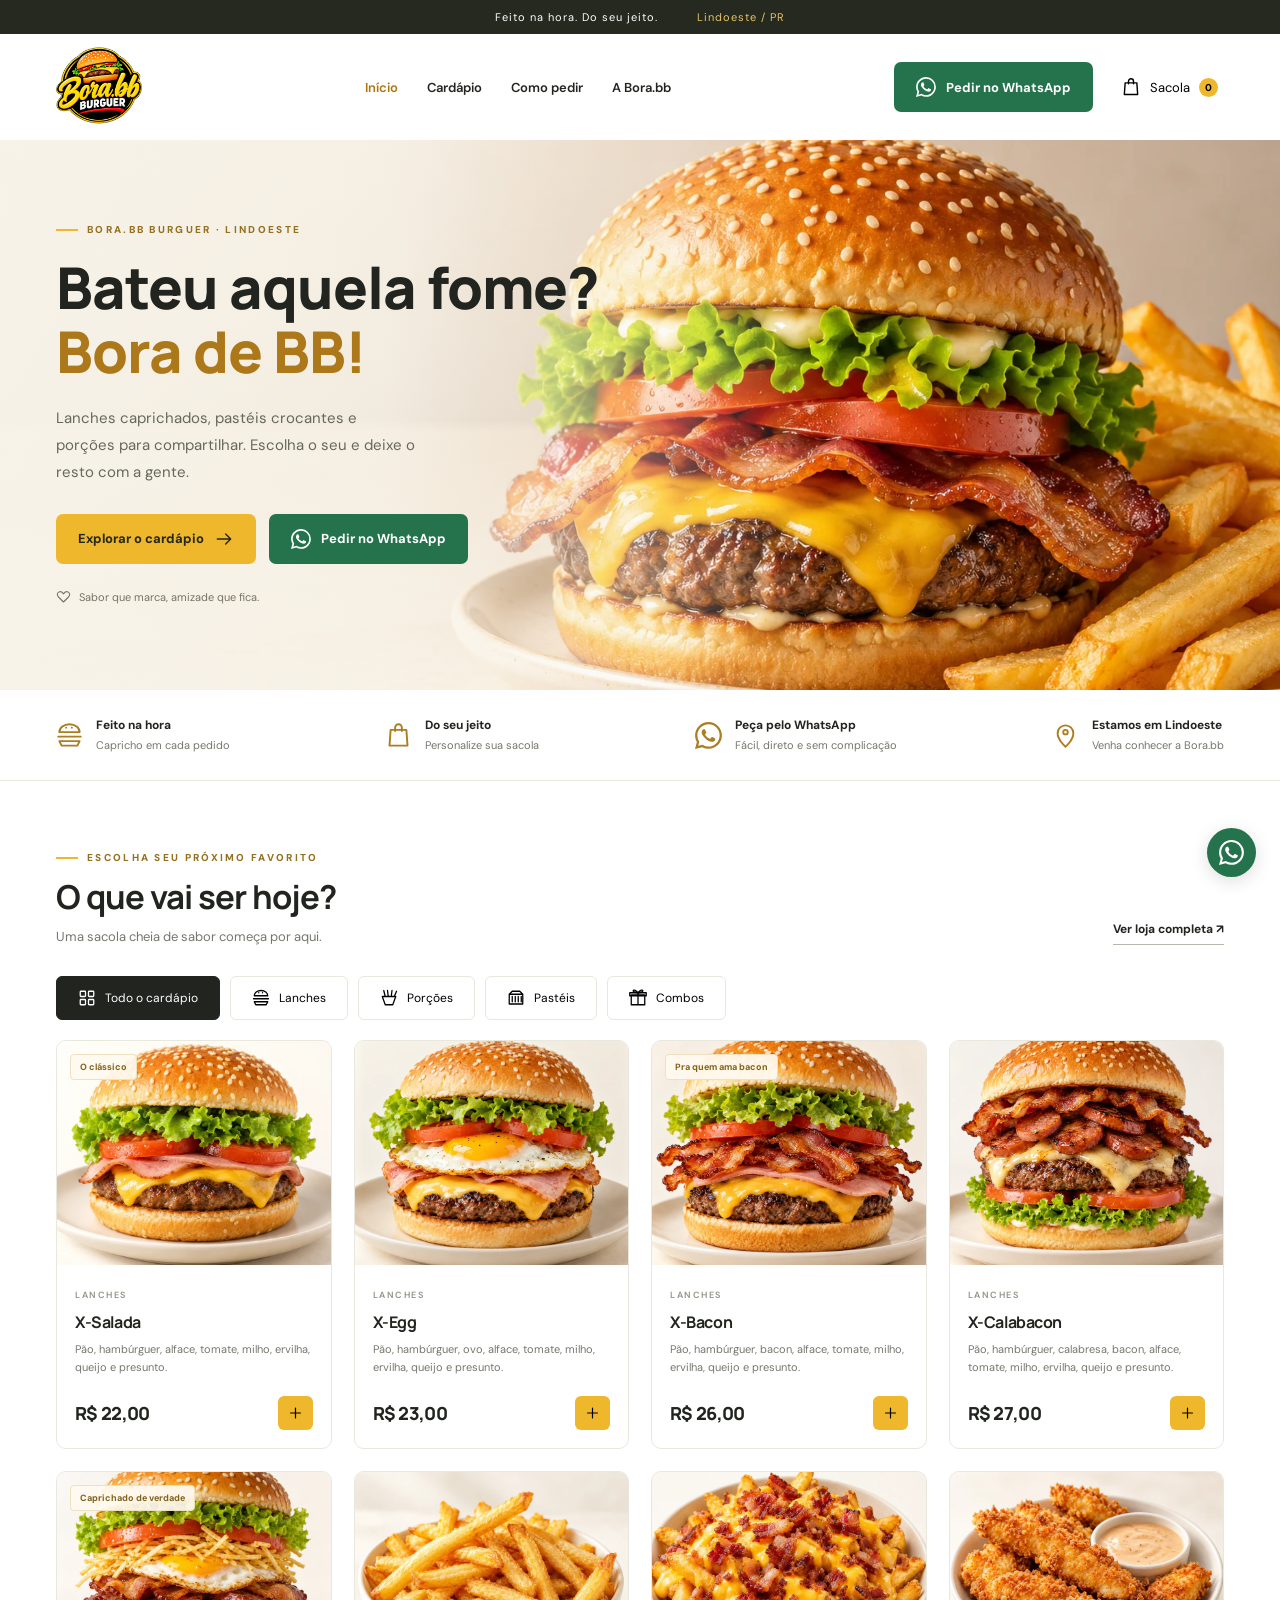
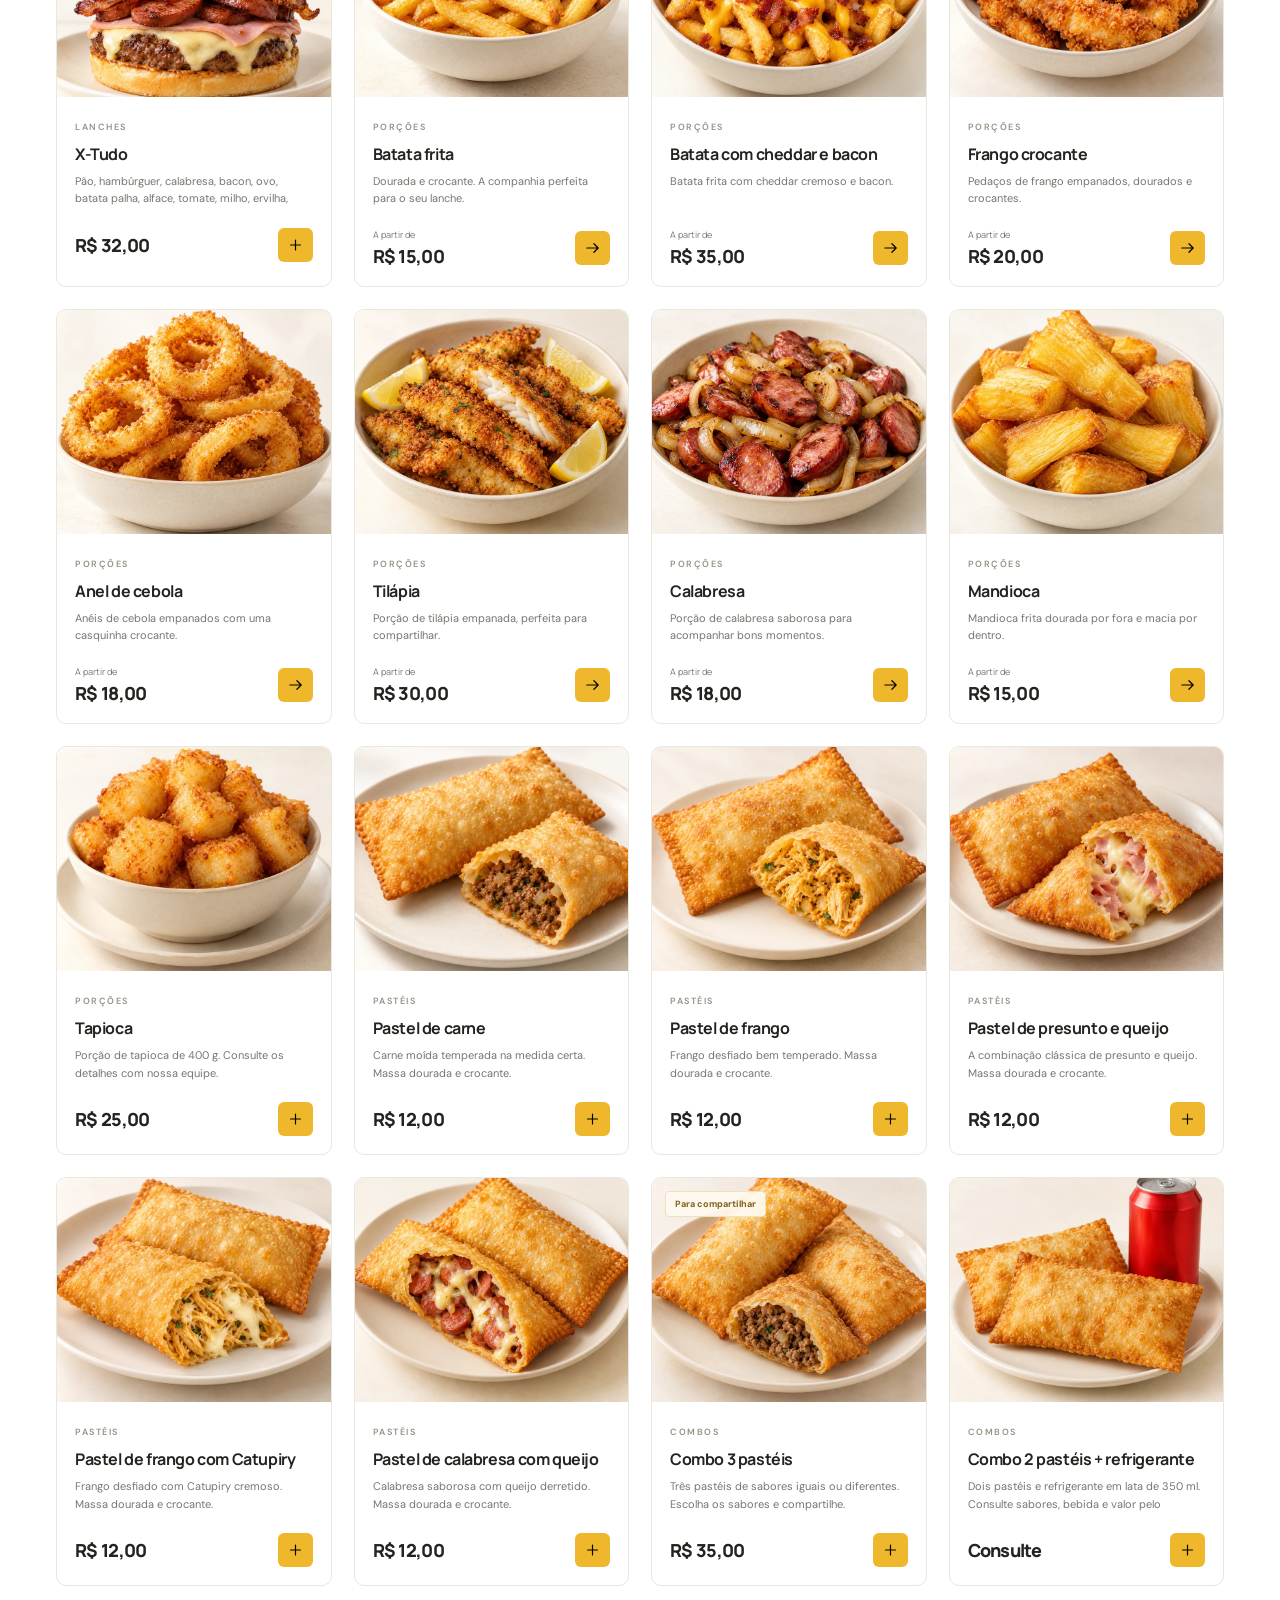
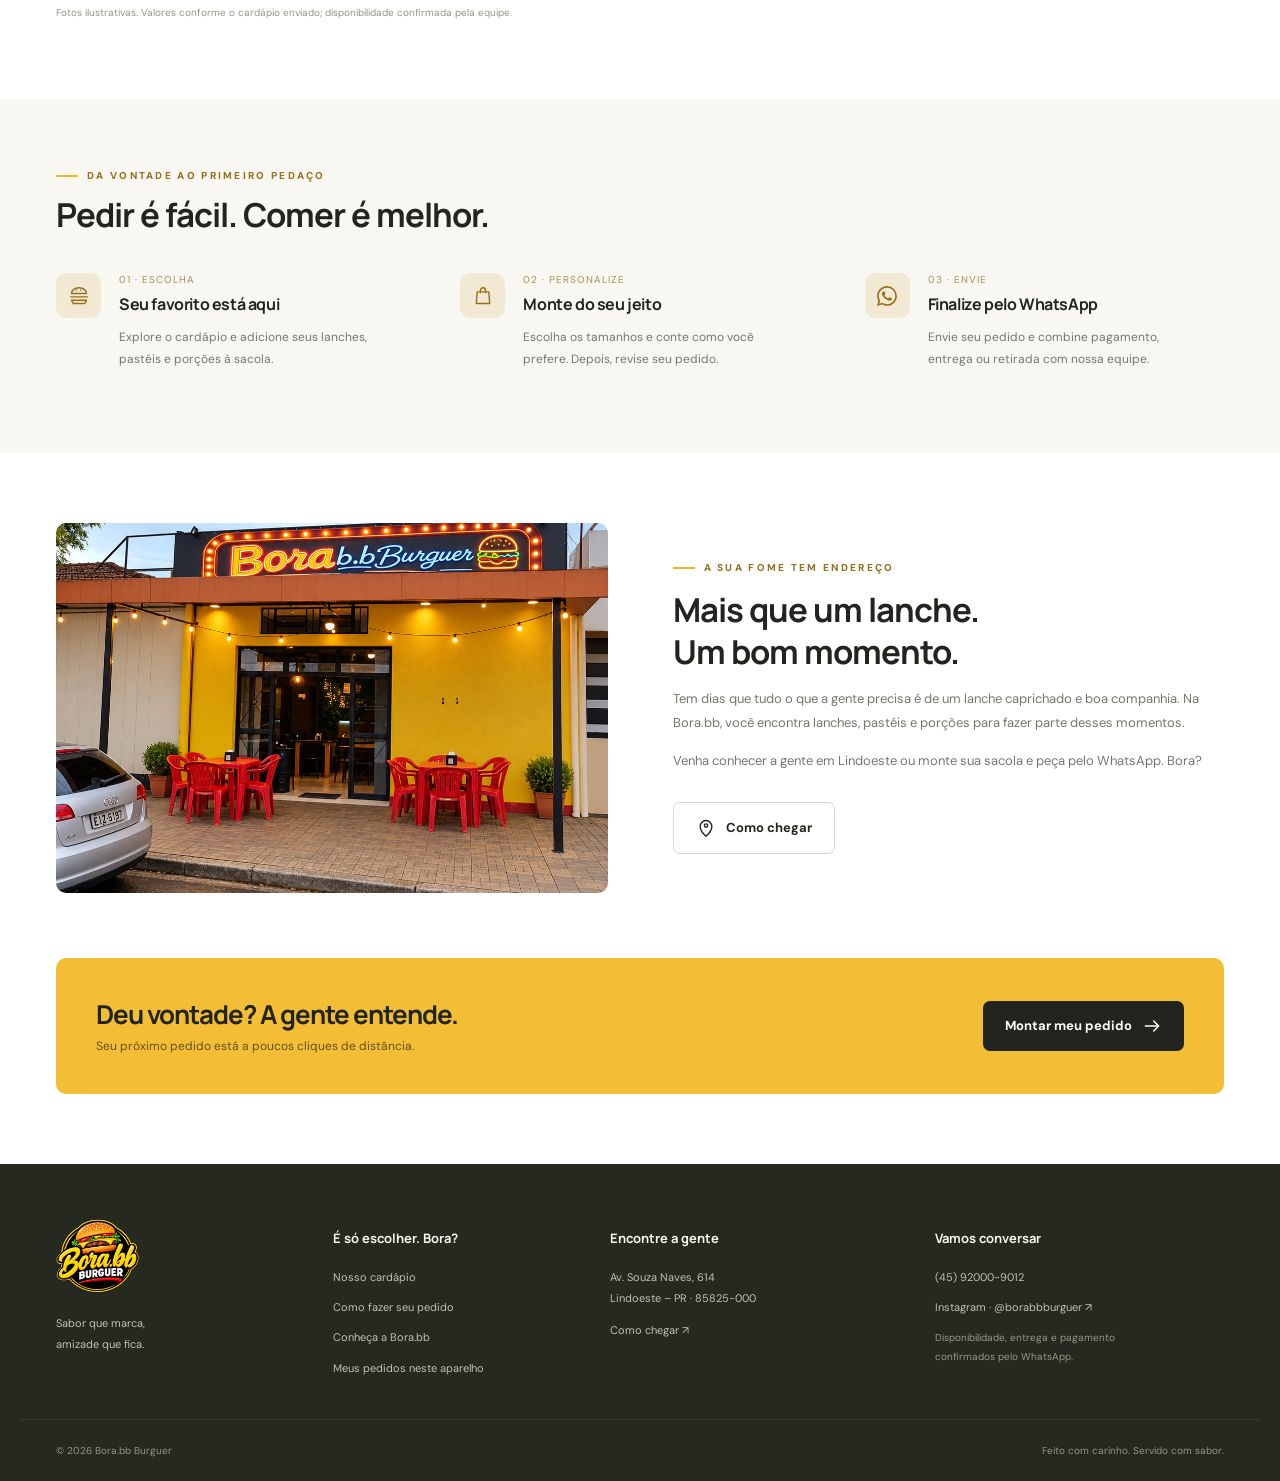
<file: index.html>
<!doctype html><html lang="pt-BR"><head><meta charset="utf-8"><meta name="viewport" content="width=device-width,initial-scale=1"><meta name="theme-color" content="#e7af21"><title>Bora.bb Burguer · Sabor que marca, amizade que fica</title><meta name="description" content="Escolha seus lanches, pastéis e porções na Bora.bb Burguer, em Lindoeste. Monte sua sacola e envie seu pedido pelo WhatsApp."><link rel="icon" href="assets/imagens/logo.png"><link rel="stylesheet" href="assets/style.css"></head><body><div class="topline">Feito na hora. Do seu jeito. <span>Lindoeste / PR</span></div><header><div class="nav wrap"><a class="brand" href="#/" aria-label="Bora.bb início"><img src="assets/imagens/logo.png" alt="Bora.bb Burguer"></a><nav aria-label="Menu principal"><a href="#/" data-nav="home">Início</a><a href="#/loja" data-nav="loja">Cardápio</a><a href="#/como-funciona">Como pedir</a><a href="#/sobre">A Bora.bb</a></nav><div class="nav-actions"><a class="btn green nav-wa" data-wa> <i data-icon="whatsapp"></i> Pedir no WhatsApp</a><button class="bag" onclick="openCart()" aria-label="Abrir sacola"><i data-icon="bag"></i><span class="bag-text">Sacola</span><b id="cart-count">0</b></button></div></div></header><main id="app"></main><footer><div class="wrap footgrid"><div><img class="footer-logo" src="assets/imagens/logo.png" alt="Bora.bb Burguer"><p>Sabor que marca,<br>amizade que fica.</p></div><div><h3>É só escolher. Bora?</h3><a href="#/loja">Nosso cardápio</a><a href="#/como-funciona">Como fazer seu pedido</a><a href="#/sobre">Conheça a Bora.bb</a><button class="text-button" onclick="showOrders()">Meus pedidos neste aparelho</button></div><div><h3>Encontre a gente</h3><p>Av. Souza Naves, 614<br>Lindoeste – PR · 85825-000</p><a href="https://www.google.com/maps/search/?api=1&query=Av.+Souza+Naves+614+Lindoeste+PR" target="_blank" rel="noopener">Como chegar ↗</a></div><div><h3>Vamos conversar</h3><a data-wa>(45) 92000-9012</a><a href="https://www.instagram.com/borabbburguer/" target="_blank" rel="noopener">Instagram · @borabbburguer ↗</a><p class="muted">Disponibilidade, entrega e pagamento<br>confirmados pelo WhatsApp.</p></div></div><div class="wrap footbottom"><span>© <span id="year"></span> Bora.bb Burguer</span><span>Feito com carinho. Servido com sabor.</span></div></footer><a class="float-wa" data-wa aria-label="Conversar no WhatsApp"><i data-icon="whatsapp"></i></a><div id="toast" role="status" aria-live="polite"></div><dialog id="cart-dialog" aria-labelledby="cart-title"><div id="cart-content"></div></dialog><dialog id="orders-dialog" aria-labelledby="orders-title"></dialog><script src="assets/catalogo.js"></script><script src="assets/app.js"></script></body></html>
</file>
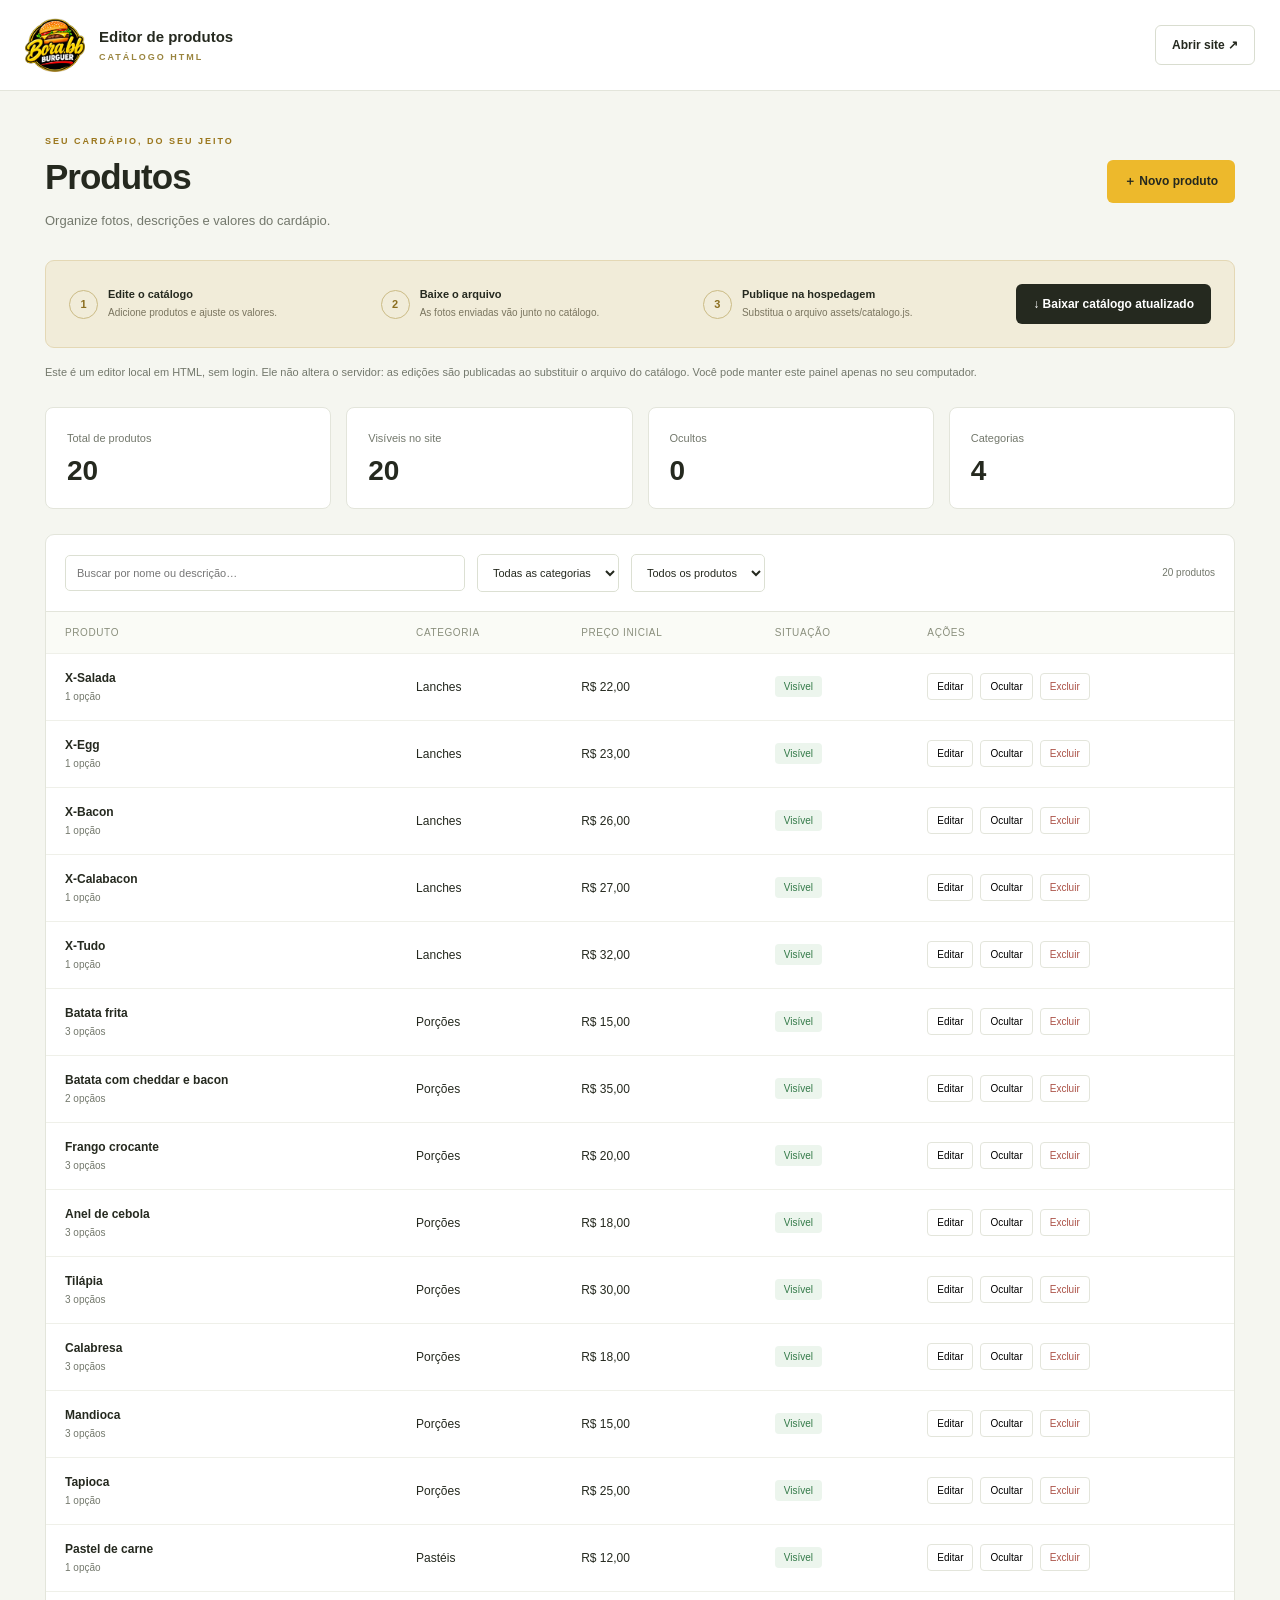
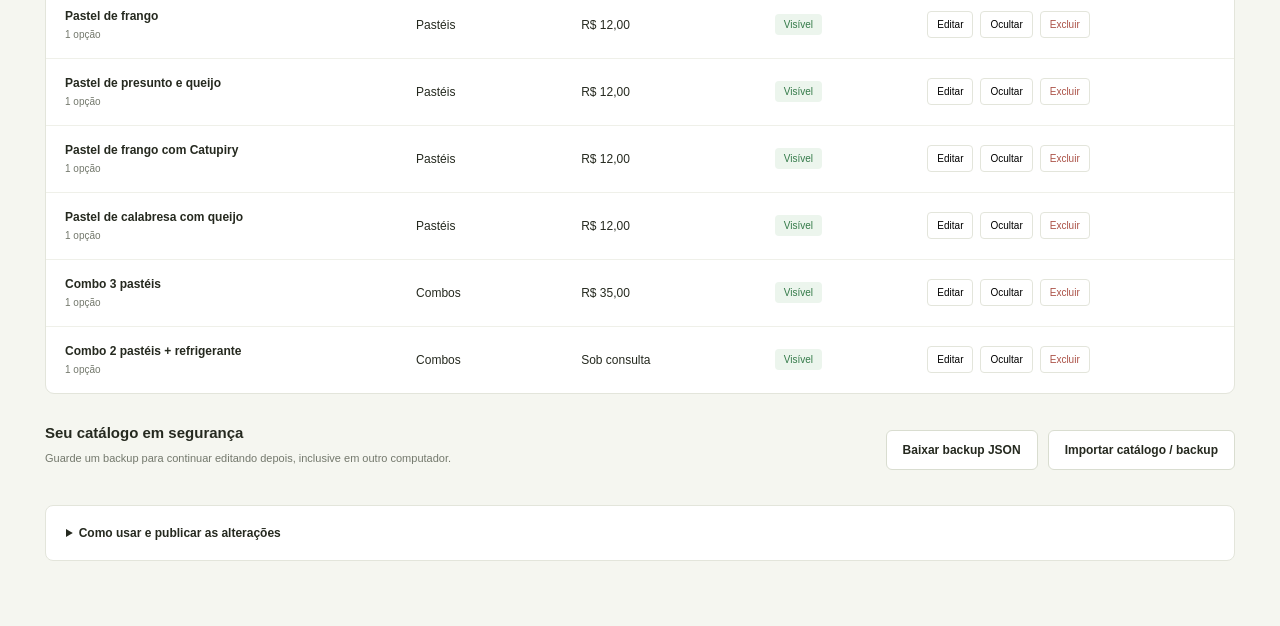
<file: admin.html>
<!doctype html><html lang="pt-BR"><head><meta charset="utf-8"><meta name="viewport" content="width=device-width,initial-scale=1"><title>Bora.bb · Editor de produtos</title><link rel="icon" href="assets/imagens/logo.png"><link rel="stylesheet" href="assets/admin.css"></head><body><header><a href="index.html" class="brand"><img src="assets/imagens/logo.png" alt="Bora.bb"><span>Editor de produtos<small>CATÁLOGO HTML</small></span></a><a class="button secondary" href="index.html" target="_blank" rel="noopener">Abrir site ↗</a></header><main><section class="heading"><div><span class="eyebrow">SEU CARDÁPIO, DO SEU JEITO</span><h1>Produtos</h1><p>Organize fotos, descrições e valores do cardápio.</p></div><button class="button primary" id="new-product">＋ Novo produto</button></section><section class="publish-box"><div class="step"><b>1</b><span><strong>Edite o catálogo</strong><small>Adicione produtos e ajuste os valores.</small></span></div><div class="step"><b>2</b><span><strong>Baixe o arquivo</strong><small>As fotos enviadas vão junto no catálogo.</small></span></div><div class="step"><b>3</b><span><strong>Publique na hospedagem</strong><small>Substitua o arquivo assets/catalogo.js.</small></span></div><button class="button dark" id="export-catalog">↓ Baixar catálogo atualizado</button></section><p class="editor-info">Este é um editor local em HTML, sem login. Ele não altera o servidor: as edições são publicadas ao substituir o arquivo do catálogo. Você pode manter este painel apenas no seu computador.</p><section class="stats"><div><span>Total de produtos</span><strong id="stat-total">0</strong></div><div><span>Visíveis no site</span><strong id="stat-active">0</strong></div><div><span>Ocultos</span><strong id="stat-hidden">0</strong></div><div><span>Categorias</span><strong id="stat-categories">0</strong></div></section><section class="catalog-panel"><div class="toolbar"><label><span class="sr-only">Buscar produto</span><input type="search" id="admin-search" placeholder="Buscar por nome ou descrição…"></label><label><span class="sr-only">Categoria</span><select id="admin-category"><option value="">Todas as categorias</option><option>Lanches</option><option>Porções</option><option>Pastéis</option><option>Combos</option></select></label><label><span class="sr-only">Visibilidade</span><select id="admin-status"><option value="">Todos os produtos</option><option value="active">Visíveis</option><option value="hidden">Ocultos</option></select></label><span id="results-count"></span></div><div class="table-scroll"><table><thead><tr><th>Produto</th><th>Categoria</th><th>Preço inicial</th><th>Situação</th><th>Ações</th></tr></thead><tbody id="product-list"></tbody></table></div><p id="empty-list" hidden>Nenhum produto encontrado. Ajuste os filtros ou cadastre um novo produto.</p></section><section class="backup-box"><div><h2>Seu catálogo em segurança</h2><p>Guarde um backup para continuar editando depois, inclusive em outro computador.</p><span id="draft-status" role="status"></span></div><div class="backup-actions"><button class="button secondary" id="export-backup">Baixar backup JSON</button><button class="button secondary" id="import-button">Importar catálogo / backup</button><input type="file" id="import-file" accept=".json,.js" hidden></div></section><details class="guide"><summary>Como usar e publicar as alterações</summary><ol><li>Abra <strong>admin.html</strong> no seu computador e clique em “Editar” ou “Novo produto”.</li><li>Preencha os dados, escolha a categoria, informe os tamanhos e preços, envie uma foto e clique em “Salvar produto”.</li><li>Quando terminar, clique em <strong>“Baixar catálogo atualizado”</strong>. Será baixado o arquivo <strong>catalogo.js</strong>.</li><li>Para testar no computador, substitua o arquivo <strong>assets/catalogo.js</strong> da pasta do site pelo arquivo baixado e reabra o site.</li><li>Para publicar, abra o Gerenciador de Arquivos do cPanel, entre em <strong>public_html/assets</strong> (ou na pasta assets onde está o site) e substitua <strong>catalogo.js</strong>.</li><li>Atualize o site com <strong>Ctrl + F5</strong>. Se usar cache da Cloudflare, limpe o cache desse arquivo.</li></ol><p>As novas fotos são incorporadas ao catálogo exportado. As imagens que já acompanham o site continuam em assets/imagens. Os rascunhos ficam neste navegador; baixe um backup para não depender deles. Este editor não é um painel com autenticação ou gravação no servidor.</p><p>Extras de pastéis (+ R$ 3,00), WhatsApp e textos gerais são configurações do site e continuam em assets/app.js e index.html.</p></details></main><dialog id="product-dialog" aria-labelledby="editor-title"><div class="dialog-top"><div><span class="eyebrow">CATÁLOGO BORA.BB</span><h2 id="editor-title">Editar produto</h2></div><button class="close" id="close-editor" aria-label="Fechar editor">×</button></div><form id="product-form"><div class="editor-grid"><div><label for="product-name">Nome do produto *</label><input id="product-name" maxlength="100" required placeholder="Ex.: X-Bacon"><div class="two-cols"><div><label for="product-category">Categoria *</label><select id="product-category"><option>Lanches</option><option>Porções</option><option>Pastéis</option><option>Combos</option></select></div><div><label for="product-active">Exibição no site</label><select id="product-active"><option value="true">Visível</option><option value="false">Oculto</option></select></div></div><label for="product-description">Descrição / ingredientes *</label><textarea id="product-description" required maxlength="1500" rows="4" placeholder="Conte o que vem no produto."></textarea><label for="product-badge">Selo no card (opcional)</label><input id="product-badge" maxlength="50" placeholder="Ex.: Novidade"><div class="variant-heading"><label>Tamanhos e preços *</label><button class="link-button" id="add-variant" type="button">＋ Adicionar opção</button></div><div id="variant-list"></div><p class="help">Use “Sob consulta” se o valor deve ser confirmado pelo WhatsApp. O primeiro tamanho aparece como preço inicial.</p></div><div><label>Foto do produto *</label><div id="photo-preview" class="photo-preview"><span>Envie uma foto do produto</span></div><label class="button secondary upload-button" for="product-photo">↑ Enviar / trocar foto</label><input type="file" id="product-photo" accept="image/jpeg,image/png,image/webp" hidden><p class="help">JPG, PNG ou WebP, até 12 MB. A foto será otimizada e incluída no catálogo.</p><label for="existing-photo">Ou use uma foto já incluída</label><select id="existing-photo"><option value="">Selecione uma foto</option></select><div class="photo-caption" id="photo-status"></div><div class="notice">Produtos ocultos continuam neste editor e não aparecem no site após a publicação do catálogo.</div></div></div><p id="form-error" role="alert" hidden></p><div class="dialog-bottom"><button type="button" class="button secondary" id="cancel-editor">Cancelar</button><button type="submit" class="button primary" id="save-product">Salvar produto</button></div></form></dialog><dialog id="confirm-dialog" aria-labelledby="confirm-title"><div class="confirm-content"><h2 id="confirm-title">Confirmar ação</h2><p id="confirm-message"></p><div><button class="button secondary" id="confirm-cancel">Cancelar</button><button class="button danger" id="confirm-ok">Confirmar</button></div></div></dialog><div id="admin-toast" role="status" aria-live="polite"></div><script src="assets/catalogo.js"></script><script src="assets/admin.js"></script></body></html>
</file>
<file: assets/style.css>
@import url('https://fonts.googleapis.com/css2?family=DM+Sans:wght@400;500;600;700&family=Manrope:wght@400;500;600;700;800&display=swap');
:root{--ink:#22251f;--muted:#75776e;--gold:#efb72c;--cream:#f8f7f2;--line:#e8e8df;--green:#24734c}*{box-sizing:border-box}html{scroll-behavior:smooth}body{margin:0;color:var(--ink);font:15px 'DM Sans',Arial,sans-serif;background:#fff}button,input,select,textarea{font:inherit}button,a,input,select,textarea{-webkit-tap-highlight-color:transparent}a{color:inherit;text-decoration:none;cursor:pointer}button{cursor:pointer}button:disabled{opacity:.45;cursor:not-allowed}button:focus-visible,a:focus-visible,input:focus-visible,select:focus-visible,textarea:focus-visible{outline:3px solid #ca8a04;outline-offset:4px}.wrap{max-width:1240px;margin:auto;padding:0 36px}.topline{background:#25291f;color:#fff;font-size:11px;letter-spacing:1px;text-align:center;padding:10px}.topline span{margin-left:35px;color:#e6c467}.nav{display:flex;align-items:center;justify-content:space-between;gap:24px;height:106px}.brand img{width:86px;height:86px;object-fit:contain}nav{display:flex;gap:29px;font-size:13px;font-weight:600}nav a:hover,nav a.active{color:#ad7610}.nav-actions{display:flex;align-items:center;gap:22px}.btn{display:inline-flex;align-items:center;justify-content:center;gap:10px;padding:15px 22px;border-radius:7px;border:0;background:var(--gold);color:#23271d;font-weight:700;font-size:13px;transition:transform .2s,background .2s}.btn:hover{transform:translateY(-2px);background:#e1aa23}.btn.green{background:var(--green);color:white}.btn.green:hover{background:#195d3b}.btn.outline{border:1px solid #d9d9cd;background:transparent}.btn.full{width:100%}svg{width:20px;height:20px;flex-shrink:0;vertical-align:middle;fill:none;stroke:currentColor;stroke-width:1.7;stroke-linecap:round;stroke-linejoin:round}.bag{background:none;border:0;display:flex;align-items:center;gap:9px;font-size:13px}.bag b{background:var(--gold);font-size:10px;min-width:19px;height:19px;border-radius:50%;display:grid;place-items:center}.hero{position:relative;min-height:550px;background:#f2eee4;overflow:hidden;display:flex;align-items:center}.hero>img{position:absolute;width:100%;height:100%;object-fit:cover;object-position:center}.hero:after{content:'';position:absolute;inset:0;background:linear-gradient(90deg,rgba(247,243,233,.96),rgba(247,243,233,.86) 30%,transparent 64%)}.hero .wrap{position:relative;z-index:1;width:100%;padding-top:70px;padding-bottom:70px}.eyebrow{text-transform:uppercase;font-size:10px;letter-spacing:2.3px;font-weight:800;color:#94701f;display:flex;align-items:center;gap:9px}.eyebrow:before{content:'';width:22px;height:2px;background:var(--gold)}h1,h2,h3,h4{font-family:'Manrope',Arial,sans-serif;margin:0;letter-spacing:-1px}h1{font-size:clamp(42px,4.5vw,65px);line-height:1.1;font-weight:800}.hero h1{margin:20px 0;max-width:570px}.hero h1 em{font-style:normal;color:#ad781a}.hero p{color:#67685d;line-height:1.8;max-width:360px;margin:22px 0 28px}.hero-actions{display:flex;gap:13px;align-items:center}.hero-note{font-size:11px;margin-top:23px;display:flex;align-items:center;gap:8px;color:#757463}.hero-note svg{width:15px}.perks{border-bottom:1px solid var(--line)}.perks .wrap{display:flex;justify-content:space-between;gap:20px;padding-top:27px;padding-bottom:27px}.perk{display:flex;align-items:center;gap:13px;font-size:12px}.perk svg{width:27px;height:27px;color:#ac7d21}.perk strong{display:block;margin-bottom:4px;font-weight:700}.perk small{color:var(--muted);font-size:11px}.section{padding:70px 0}.section-head{display:flex;justify-content:space-between;align-items:end;gap:24px;margin-bottom:28px}.section-head h2,h2{font-size:33px;line-height:1.25}.section-head .eyebrow{margin-bottom:12px}.section-head p{margin:11px 0 0;color:var(--muted);font-size:13px}.link-arrow{font-size:12px;font-weight:700;border-bottom:1px solid #b6b7aa;padding-bottom:7px}.category-strip{display:flex;gap:10px;overflow:auto;padding:3px 0 20px}.chip{padding:11px 21px;border:1px solid var(--line);border-radius:6px;background:white;white-space:nowrap;display:flex;align-items:center;gap:9px;font-size:12px}.chip.active,.chip:hover{background:var(--ink);color:white;border-color:var(--ink)}.chip svg{width:18px}.product-grid{display:grid;grid-template-columns:repeat(4,minmax(0,1fr));gap:22px}.card{border:1px solid var(--line);border-radius:10px;overflow:hidden;transition:transform .2s,box-shadow .2s;background:#fff;min-width:0}.card:hover{transform:translateY(-4px);box-shadow:0 10px 30px #25291f0c}.product-image{position:relative;aspect-ratio:1.22;background:#f6f5ef;display:block;overflow:hidden}.product-image img{width:100%;height:100%;object-fit:cover;transition:transform .3s}.card:hover img{transform:scale(1.04)}.badge{position:absolute;top:13px;left:13px;padding:6px 9px;background:#fffaf0eb;border:1px solid #eee1bd;border-radius:4px;font-size:9px;font-weight:700;color:#80611a}.card-body{padding:18px}.small-cat{text-transform:uppercase;font-size:9px;letter-spacing:1.5px;color:#929487;font-weight:600}.card h3{font-size:16px;letter-spacing:-.4px;margin:8px 0}.card p{font-size:11px;line-height:1.6;color:var(--muted);margin:0;height:36px;overflow:hidden}.card-bottom{display:flex;align-items:center;justify-content:space-between;margin-top:19px;gap:8px}.price{font-size:18px;font-weight:800;font-family:'Manrope',Arial,sans-serif;letter-spacing:-.7px}.price small{display:block;font-size:9px;color:var(--muted);font-weight:400;letter-spacing:0;margin-bottom:3px}.add-mini{height:34px;min-width:34px;padding:6px 9px;background:var(--gold);border:0;border-radius:6px;display:grid;place-items:center}.add-mini svg{width:17px}.image-note{font-size:10px;color:#949589;margin-top:20px}.how-section{background:var(--cream)}.how-grid{display:grid;grid-template-columns:repeat(3,1fr);gap:45px;margin-top:38px}.how-item{position:relative;padding-left:63px}.how-icon{position:absolute;left:0;top:0;background:#f1e9d3;color:#9a701b;width:45px;height:45px;border-radius:10px;display:grid;place-items:center}.how-item h3{font-size:16px;letter-spacing:-.4px}.how-item p{font-size:12px;line-height:1.8;color:var(--muted);max-width:260px}.how-num{display:block;font-size:10px;color:#ab8f53;margin-bottom:7px;letter-spacing:1px}.story{display:grid;grid-template-columns:1fr 1fr;align-items:center;gap:65px}.story img{width:100%;height:370px;object-fit:cover;object-position:50% 60%;border-radius:10px}.story h2{margin:15px 0}.story p{color:var(--muted);font-size:13px;line-height:1.9}.story .btn{margin-top:15px}.cta-banner{padding:40px;background:#f3bd35;border-radius:10px;display:flex;justify-content:space-between;align-items:center;gap:24px;margin-top:65px}.cta-banner h2{font-size:26px}.cta-banner p{margin:8px 0 0;font-size:12px;color:#63501e}.cta-banner .btn{background:var(--ink);color:#fff}footer{background:#25291f;color:#f7f7ef;padding-top:50px}.footgrid{display:grid;grid-template-columns:1fr 1fr 1.2fr 1.2fr;gap:36px}.footer-logo{width:83px;height:83px;object-fit:contain}.footgrid h3{font-size:13px;letter-spacing:0;margin:15px 0 20px}.footgrid p,.footgrid a,.text-button{font-size:11px;line-height:1.9;color:#bfc2b5}.footgrid a{display:block;margin-bottom:9px}.text-button{border:0;background:transparent;padding:0;text-align:left}.footgrid .muted{font-size:10px;color:#94998a}.footbottom{display:flex;justify-content:space-between;padding-top:24px;padding-bottom:24px;border-top:1px solid #ffffff16;margin-top:40px;color:#929887;font-size:10px}.float-wa{position:fixed;bottom:23px;right:24px;z-index:5;background:var(--green);color:white;width:49px;height:49px;border-radius:50%;display:grid;place-items:center;box-shadow:0 4px 18px #0002}.float-wa svg{width:25px;height:25px}.page-title{background:var(--cream);padding:35px 0 40px}.breadcrumb{font-size:11px;color:var(--muted);margin-bottom:19px}.breadcrumb a:hover{text-decoration:underline}.page-title h1{font-size:39px}.page-title p{font-size:13px;color:var(--muted)}.shop-layout{display:grid;grid-template-columns:220px 1fr;gap:30px;padding-top:36px;padding-bottom:70px}.filters{border:1px solid var(--line);border-radius:8px;padding:20px;height:fit-content}.filters h3{font-size:14px;letter-spacing:0;margin:0 0 16px}.filters h4{font-size:11px;letter-spacing:0;margin:24px 0 12px}.filters button{display:flex;justify-content:space-between;background:none;border:0;font-size:12px;color:var(--muted);padding:10px 0;width:100%;text-align:left}.filters button.selected{color:#9d7013;font-weight:bold}.filters button span{font-size:10px;background:var(--cream);padding:3px 5px;border-radius:3px}.field{display:block;width:100%;border:1px solid #dcded4;border-radius:6px;padding:12px;background:white;font-size:12px;color:var(--ink)}.search-wrap{position:relative}.search-wrap input{padding-left:35px}.search-wrap svg{position:absolute;left:10px;top:12px;width:16px;color:#87897d}.range-row{display:flex;gap:8px}.range-row label{font-size:10px;color:var(--muted);width:50%}.range-row input{margin-top:6px;padding:9px;width:100%}.shop-toolbar{display:flex;justify-content:space-between;align-items:center;margin-bottom:20px;gap:15px}.shop-toolbar p{font-size:12px;color:var(--muted)}.shop-toolbar select{width:180px}.shop-layout .product-grid{grid-template-columns:repeat(3,minmax(0,1fr))}.empty{padding:60px 20px;text-align:center;background:var(--cream);border-radius:8px;grid-column:1/-1}.empty h3{font-size:19px;margin-bottom:12px}.empty p{font-size:13px;color:var(--muted)}.detail{padding-top:30px;padding-bottom:60px}.detail-main{display:grid;grid-template-columns:1fr 1fr;gap:65px;margin-top:25px}.detail-photo{width:100%;aspect-ratio:1;object-fit:cover;border-radius:12px;background:var(--cream)}.detail-info{padding:20px 0}.detail-info h1{font-size:38px;margin:15px 0}.detail-info>p{color:var(--muted);line-height:1.9;font-size:13px}.detail-info .price{font-size:30px;margin:24px 0}.detail-info label,.checkout label{display:block;font-size:12px;font-weight:600;margin:17px 0 8px}.variants{display:flex;gap:8px;flex-wrap:wrap}.variants button{background:white;border:1px solid var(--line);padding:12px 17px;border-radius:6px;font-size:12px}.variants button.active{border-color:#b98719;background:#fff9e9}.extra-label{display:flex!important;align-items:center;gap:9px;font-size:12px!important;font-weight:400!important}.extra-label input{accent-color:#b98719}.detail-actions{display:flex;gap:12px;margin:22px 0 12px}.quantity{display:flex;border:1px solid var(--line);border-radius:6px;align-items:center;flex-shrink:0}.quantity button{background:none;border:0;padding:11px 13px;font-size:18px}.quantity span{min-width:23px;text-align:center;font-size:13px}.detail-actions .btn{flex:1}.small-note{font-size:11px!important;color:var(--muted);line-height:1.7}.delivery-note{border-top:1px solid var(--line);margin-top:25px;padding-top:20px;font-size:11px;color:var(--muted);display:flex;gap:9px;align-items:center}.delivery-note svg{color:#9b741f}dialog{border:0;padding:0;border-radius:12px;width:min(550px,calc(100% - 24px));max-height:90vh;color:var(--ink);box-shadow:0 20px 70px #0003}dialog::backdrop{background:#19201680;backdrop-filter:blur(3px)}.dialog-head{padding:22px 25px;border-bottom:1px solid var(--line);display:flex;align-items:center;justify-content:space-between;position:sticky;top:0;background:white;z-index:2}.dialog-head h2{font-size:22px}.close{border:0;background:var(--cream);border-radius:50%;width:32px;height:32px;font-size:22px}.dialog-body{padding:20px 25px}.cart-row{display:grid;grid-template-columns:60px 1fr auto;gap:12px;padding:16px 0;border-bottom:1px solid var(--line);align-items:start}.cart-row img{width:60px;height:60px;object-fit:cover;border-radius:6px}.cart-row h3{font-size:13px;letter-spacing:0;margin:0 0 4px}.cart-row p{font-size:10px;color:var(--muted);margin:4px 0;overflow-wrap:anywhere}.cart-row .quantity{display:inline-flex;margin-top:8px}.cart-row .quantity button{padding:3px 10px}.cart-row .remove{border:0;background:none;color:#94632f;font-size:10px;padding:6px 0;display:block;margin-left:auto}.cart-row strong{font-size:12px}.totals{display:flex;justify-content:space-between;margin:22px 0 9px;font-weight:700}.checkout{padding-top:10px}.checkout textarea{resize:vertical;min-height:65px}.checkout input[type=radio]{accent-color:var(--green)}.delivery-options{display:flex;gap:25px}.delivery-options label{font-weight:400}.checkout .btn{margin-top:22px}.checkout .small-note{font-size:10px!important}.success{background:#eef5ed;padding:23px;border-radius:8px}.success h3{font-size:20px;margin-bottom:10px}.success p{font-size:12px;line-height:1.8}.success .btn{margin-top:15px}.order-card{padding:15px 0;border-bottom:1px solid var(--line)}.order-card p{font-size:12px;line-height:1.8;white-space:pre-wrap}.order-card h3{font-size:15px;letter-spacing:0}#toast{position:fixed;bottom:30px;left:50%;transform:translate(-50%,25px);background:#25291f;color:white;padding:15px 24px;border-radius:8px;z-index:20;font-size:13px;opacity:0;pointer-events:none;transition:.2s;max-width:80vw}#toast.visible{opacity:1;transform:translate(-50%,0)}.callout{padding:18px 20px;background:#fff9e9;border:1px solid #eee2bd;border-radius:6px;font-size:12px;line-height:1.7}.how-page{padding:60px 0 80px}.how-page .how-grid{margin-bottom:40px}body.modal-open{overflow:hidden}
@media(min-width:1500px){.hero{min-height:600px}.hero>img{object-position:center 56%}}
@media(max-width:1000px){nav{gap:18px}.nav-wa{font-size:0;padding:13px}.nav-wa svg{width:21px}.nav-actions{gap:13px}.product-grid{grid-template-columns:repeat(3,minmax(0,1fr))}.shop-layout .product-grid{grid-template-columns:repeat(2,minmax(0,1fr))}.hero h1{font-size:51px;max-width:450px}.footgrid{grid-template-columns:1fr 1fr}.story{gap:30px}.detail-main{gap:30px}}
@media(max-width:680px){.wrap{padding-left:20px;padding-right:20px}.topline{font-size:9px;padding:8px}.topline span{margin-left:15px}.nav{height:88px;gap:12px;flex-wrap:wrap;justify-content:space-between;padding-bottom:0}.brand img{width:61px;height:61px}nav{order:3;width:100%;justify-content:space-around;font-size:11px;gap:10px;padding-bottom:12px}.nav{height:112px}.nav-actions{gap:9px}.nav-wa{font-size:10px;padding:10px 12px}.nav-wa svg{width:16px}.bag-text{display:none}.bag{gap:5px}.hero{min-height:560px;align-items:flex-start}.hero>img{height:100%;object-position:66% bottom}.hero:after{background:linear-gradient(180deg,rgba(247,243,233,.98),rgba(247,243,233,.88) 35%,rgba(247,243,233,0) 70%)}.hero .wrap{padding-top:36px;padding-bottom:235px}.hero h1{font-size:41px;max-width:350px;margin:15px 0}.hero p{font-size:12px;max-width:290px;line-height:1.7;margin:15px 0 20px}.hero-actions{gap:9px}.hero-actions .btn{padding:13px;font-size:11px}.hero-note{margin-top:15px;font-size:9px}.eyebrow{font-size:9px}.perks .wrap{display:grid;grid-template-columns:1fr 1fr;padding-top:20px;padding-bottom:20px;gap:20px 13px}.perk{gap:9px}.perk strong{font-size:10px}.perk small{font-size:9px}.perk svg{width:22px}.section{padding:42px 0}.section-head{gap:12px;align-items:center}.section-head h2,h2{font-size:25px}.section-head p{font-size:11px}.link-arrow{font-size:10px;white-space:nowrap}.product-grid,.shop-layout .product-grid{grid-template-columns:repeat(2,minmax(0,1fr));gap:12px}.category-strip{gap:8px}.chip{font-size:11px;padding:10px 13px}.card-body{padding:12px}.card h3{font-size:14px}.card p{font-size:10px;height:32px}.price{font-size:16px}.card-bottom{margin-top:14px}.badge{font-size:8px;padding:5px;top:8px;left:8px}.product-image{aspect-ratio:1}.how-grid{grid-template-columns:1fr;gap:25px}.how-item{min-height:70px}.how-item p{max-width:none}.how-item h3{font-size:15px}.story{grid-template-columns:1fr;gap:27px}.story img{height:280px}.cta-banner{margin-top:40px;padding:27px 23px;align-items:start;flex-direction:column}.cta-banner h2{font-size:23px}.footgrid{gap:25px 20px}.footgrid h3{font-size:12px}.footgrid p,.footgrid a,.text-button{font-size:10px}.footbottom{gap:15px;line-height:1.7}.footbottom span:last-child{max-width:130px;text-align:right}.shop-layout{display:block;padding-top:24px}.filters{margin-bottom:25px;padding:15px}.filters h3{display:none}.filters h4{margin:17px 0 8px}.filters #category-filters{display:flex;overflow:auto;gap:16px}.filters button{width:auto;white-space:nowrap;gap:7px}.range-row{max-width:350px}.shop-toolbar select{width:155px;font-size:11px}.shop-toolbar p{font-size:10px}.page-title{padding:25px 0}.page-title h1{font-size:31px}.detail-main{grid-template-columns:1fr;gap:5px}.detail-info h1{font-size:30px}.detail-info{padding-top:20px}.detail-photo{max-height:430px}.detail-actions .btn{font-size:12px;padding:13px}.float-wa{width:44px;height:44px;bottom:16px;right:16px}.dialog-body{padding:15px 19px}.dialog-head{padding:18px 19px}.cart-row{grid-template-columns:50px 1fr auto;gap:9px}.cart-row img{width:50px;height:50px}.how-page{padding:35px 0 50px}}
@media(prefers-reduced-motion:reduce){*,*:before,*:after{scroll-behavior:auto!important;transition:none!important}}

/* O símbolo de marca é preenchido: não aplicar os traços dos ícones de interface. */
svg.whatsapp-icon,svg.whatsapp-icon path{fill:currentColor;stroke:none;stroke-width:0}

[hidden]{display:none!important}
</file>
<file: assets/admin.css>
:root{--ink:#25291f;--line:#e3e5db;--muted:#73786c;--gold:#edb92c;--cream:#f5f6f0;--green:#23734c}*{box-sizing:border-box}body{margin:0;background:var(--cream);color:var(--ink);font:14px Arial,sans-serif}button,input,select,textarea{font:inherit}button,a{cursor:pointer}a{text-decoration:none;color:inherit}button:focus-visible,a:focus-visible,input:focus-visible,select:focus-visible,textarea:focus-visible{outline:3px solid #b3831b;outline-offset:3px}header{display:flex;justify-content:space-between;align-items:center;padding:15px max(25px,calc((100vw - 1240px)/2));background:#fff;border-bottom:1px solid var(--line);gap:20px}.brand{display:flex;align-items:center;gap:14px;font-size:15px;font-weight:bold}.brand img{width:60px;height:60px;object-fit:contain}.brand small{display:block;font-size:9px;letter-spacing:2px;color:#9a853f;margin-top:7px}main{max-width:1240px;margin:auto;padding:40px 25px 65px}.heading{display:flex;justify-content:space-between;align-items:center;gap:20px;margin-bottom:28px}.eyebrow{font-size:9px;letter-spacing:2px;color:#9b771d;font-weight:bold}h1{font-size:35px;letter-spacing:-1px;margin:10px 0}h2{font-size:18px;margin:0}p{color:var(--muted);line-height:1.7}.heading p{margin-bottom:0;font-size:13px}.button{border:1px solid transparent;border-radius:6px;display:inline-flex;align-items:center;justify-content:center;gap:7px;padding:12px 16px;font-size:12px;font-weight:bold;white-space:nowrap}.primary{background:var(--gold);color:var(--ink)}.secondary{background:#fff;border-color:#d9ddd0;color:var(--ink)}.dark{background:var(--ink);color:#fff}.danger{background:#9c3930;color:#fff}.button:hover{filter:brightness(.96)}.publish-box{padding:23px;background:#f1ecd9;border:1px solid #e4d8b5;border-radius:9px;display:flex;gap:24px;align-items:center;justify-content:space-between}.step{display:flex;gap:10px;align-items:center}.step b{width:29px;height:29px;display:grid;place-items:center;border:1px solid #cbbb85;border-radius:50%;font-size:11px;color:#8b6e20;flex-shrink:0}.step strong{font-size:11px;display:block;margin-bottom:5px}.step small{font-size:10px;color:#7a755f;line-height:1.5;display:block}.editor-info{font-size:11px;margin:15px 0 25px}.stats{display:grid;grid-template-columns:repeat(4,1fr);gap:15px;margin-bottom:25px}.stats>div{background:#fff;border:1px solid var(--line);border-radius:8px;padding:21px}.stats span{color:var(--muted);font-size:11px}.stats strong{display:block;font-size:28px;margin-top:10px}.catalog-panel{background:white;border:1px solid var(--line);border-radius:9px;overflow:hidden}.toolbar{display:flex;align-items:center;gap:12px;padding:19px;border-bottom:1px solid var(--line)}.toolbar label:first-child{flex:1}.toolbar label{max-width:400px}.toolbar input,.toolbar select{font-size:11px}.toolbar>span{margin-left:auto;font-size:10px;color:var(--muted);white-space:nowrap}input,select,textarea{width:100%;border:1px solid #dce0d3;border-radius:5px;padding:11px;background:#fff;color:var(--ink)}textarea{resize:vertical}.table-scroll{overflow:auto}table{border-collapse:collapse;width:100%;font-size:12px}th{text-align:left;background:#fafbf6;font-size:10px;letter-spacing:.6px;color:#8a8f7d;text-transform:uppercase;padding:15px 19px;font-weight:normal}td{padding:17px 19px;border-top:1px solid #eff0e9}td strong{display:block;margin-bottom:4px;font-size:12px}td small{color:var(--muted);font-size:10px}.status{display:inline-block;padding:5px 9px;background:#ecf5ed;border-radius:4px;color:#347a49;font-size:10px}.status.hidden{background:#f2f2ed;color:#808473}.row-actions{display:flex;gap:7px;align-items:center}.row-actions button{border:1px solid var(--line);border-radius:4px;background:white;padding:7px 9px;font-size:10px;white-space:nowrap}.row-actions .delete{color:#ab5146}.backup-box{display:flex;justify-content:space-between;align-items:center;gap:25px;margin:30px 0}.backup-box h2{font-size:15px}.backup-box p{font-size:11px;margin:8px 0}.backup-actions{display:flex;gap:10px}#draft-status{font-size:10px;color:#778066}.guide{background:#fff;border:1px solid var(--line);padding:20px;border-radius:8px}.guide summary{font-weight:bold;font-size:12px;cursor:pointer}.guide li,.guide p{font-size:12px;line-height:1.8;color:var(--muted)}#empty-list{padding:30px;text-align:center;font-size:12px}.sr-only{position:absolute;width:1px;height:1px;padding:0;overflow:hidden;clip:rect(0,0,0,0);white-space:nowrap;border:0}dialog{border:0;padding:0;border-radius:12px;width:min(850px,calc(100% - 24px));max-height:92vh;color:var(--ink);box-shadow:0 20px 70px #0003}dialog::backdrop{background:#1e291b90;backdrop-filter:blur(2px)}.dialog-top{display:flex;align-items:center;justify-content:space-between;padding:23px 27px;border-bottom:1px solid var(--line);background:white;position:sticky;top:0;z-index:2}.dialog-top h2{margin-top:9px;font-size:23px}.close{border:0;border-radius:50%;background:var(--cream);width:32px;height:32px;font-size:22px}.editor-grid{display:grid;grid-template-columns:1.3fr 1fr;gap:30px;padding:23px 27px}.editor-grid label{display:block;font-size:11px;font-weight:bold;margin:14px 0 8px}.editor-grid>div>label:first-child{margin-top:0}.two-cols{display:grid;grid-template-columns:1fr 1fr;gap:13px}.photo-preview{aspect-ratio:1.15;background:var(--cream);border:1px dashed #d2d6c7;border-radius:8px;display:grid;place-items:center;overflow:hidden;color:#909681;font-size:11px}.photo-preview img{width:100%;height:100%;object-fit:cover}.upload-button{width:100%;font-size:11px!important;margin:12px 0 0!important;padding:12px!important}.help{font-size:10px;line-height:1.7;color:#8a907f}.notice{padding:15px;background:#f6f5ea;border:1px solid #e7e1c9;border-radius:5px;font-size:10px;line-height:1.7;margin-top:20px;color:#8a7b44}.variant-heading{display:flex;justify-content:space-between;align-items:center;margin-top:14px}.variant-heading label{margin:0}.link-button{border:0;background:none;color:#8b6e21;font-size:10px;padding:7px 0}.variant-row{border:1px solid var(--line);border-radius:6px;padding:12px;margin-top:10px}.variant-fields{display:grid;grid-template-columns:1fr 105px 25px;gap:8px}.variant-fields input{font-size:11px;padding:9px}.variant-remove{border:0;background:none;color:#a45746;font-size:18px;padding:0}.variant-row label.consult-label{display:flex;gap:7px;align-items:center;font-weight:normal;font-size:10px;margin:9px 0 0}.consult-label input{width:auto;accent-color:var(--green)}.variant-row input:disabled{background:var(--cream)}.dialog-bottom{display:flex;justify-content:flex-end;gap:10px;padding:19px 27px;border-top:1px solid var(--line)}#form-error{margin:0 27px 20px;background:#fff0ec;border:1px solid #eed1c9;color:#a3473b;font-size:12px;padding:12px;border-radius:5px}.photo-caption{font-size:10px;color:#60794c;margin-top:10px;line-height:1.5}#confirm-dialog{max-width:440px}.confirm-content{padding:27px}.confirm-content p{font-size:13px;white-space:pre-line}.confirm-content>div{display:flex;gap:10px;justify-content:flex-end;margin-top:22px}#admin-toast{position:fixed;bottom:24px;left:50%;transform:translateX(-50%);background:#25291f;color:#fff;padding:14px 22px;border-radius:7px;font-size:12px;max-width:90vw;z-index:10;opacity:0;pointer-events:none;transition:.2s}#admin-toast.visible{opacity:1}button:disabled{opacity:.5;cursor:wait}
@media(max-width:1000px){.publish-box{flex-wrap:wrap;justify-content:start;gap:20px}.publish-box .button{margin-left:auto}.backup-box{align-items:start;flex-direction:column}.toolbar{flex-wrap:wrap}.toolbar label:first-child{min-width:220px}}
@media(max-width:650px){header{padding:12px 18px}.brand{font-size:12px;gap:9px}.brand img{width:48px;height:48px}.brand small{font-size:8px}.button{padding:11px 12px;font-size:11px}main{padding:28px 16px 45px}h1{font-size:30px}.heading{gap:12px}.heading p{font-size:11px}.eyebrow{font-size:8px}.publish-box{padding:18px;display:grid;grid-template-columns:1fr;gap:17px}.publish-box .button{width:100%;margin:0}.stats{grid-template-columns:1fr 1fr;gap:10px}.stats>div{padding:15px}.stats strong{font-size:24px}.toolbar{padding:13px;gap:9px}.toolbar label:first-child{min-width:100%;max-width:none}.toolbar label{flex:1}.toolbar>span{width:100%}th,td{padding:13px}.row-actions{flex-wrap:wrap;min-width:150px}.backup-actions{flex-wrap:wrap}.editor-grid{grid-template-columns:1fr;padding:20px;gap:24px}.dialog-top{padding:20px}.dialog-top h2{font-size:20px}.dialog-bottom{padding:17px 20px}.photo-preview{max-height:250px;aspect-ratio:auto;min-height:160px}.photo-preview img{max-height:250px;object-fit:contain}.guide{padding:17px}.guide ol{padding-left:20px}.two-cols{gap:9px}.variant-fields{grid-template-columns:1fr 85px 24px}}
</file>
